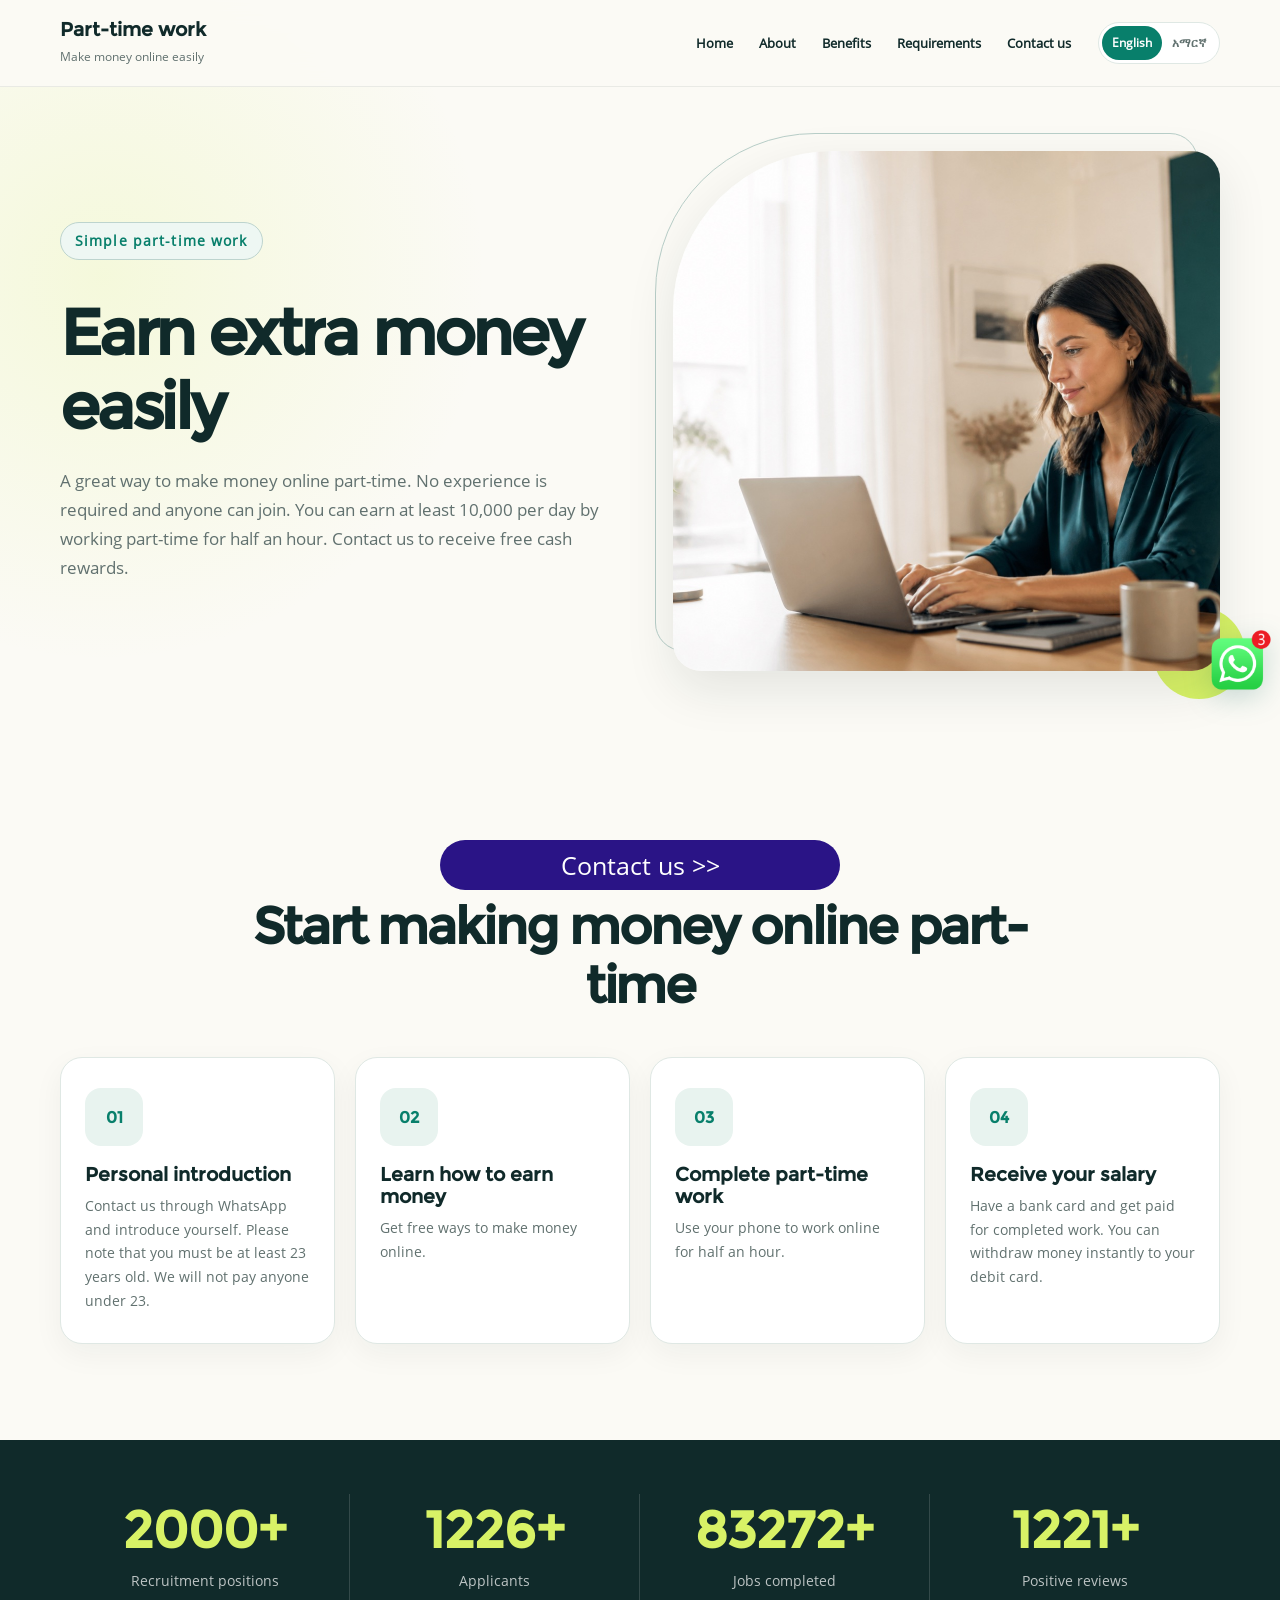
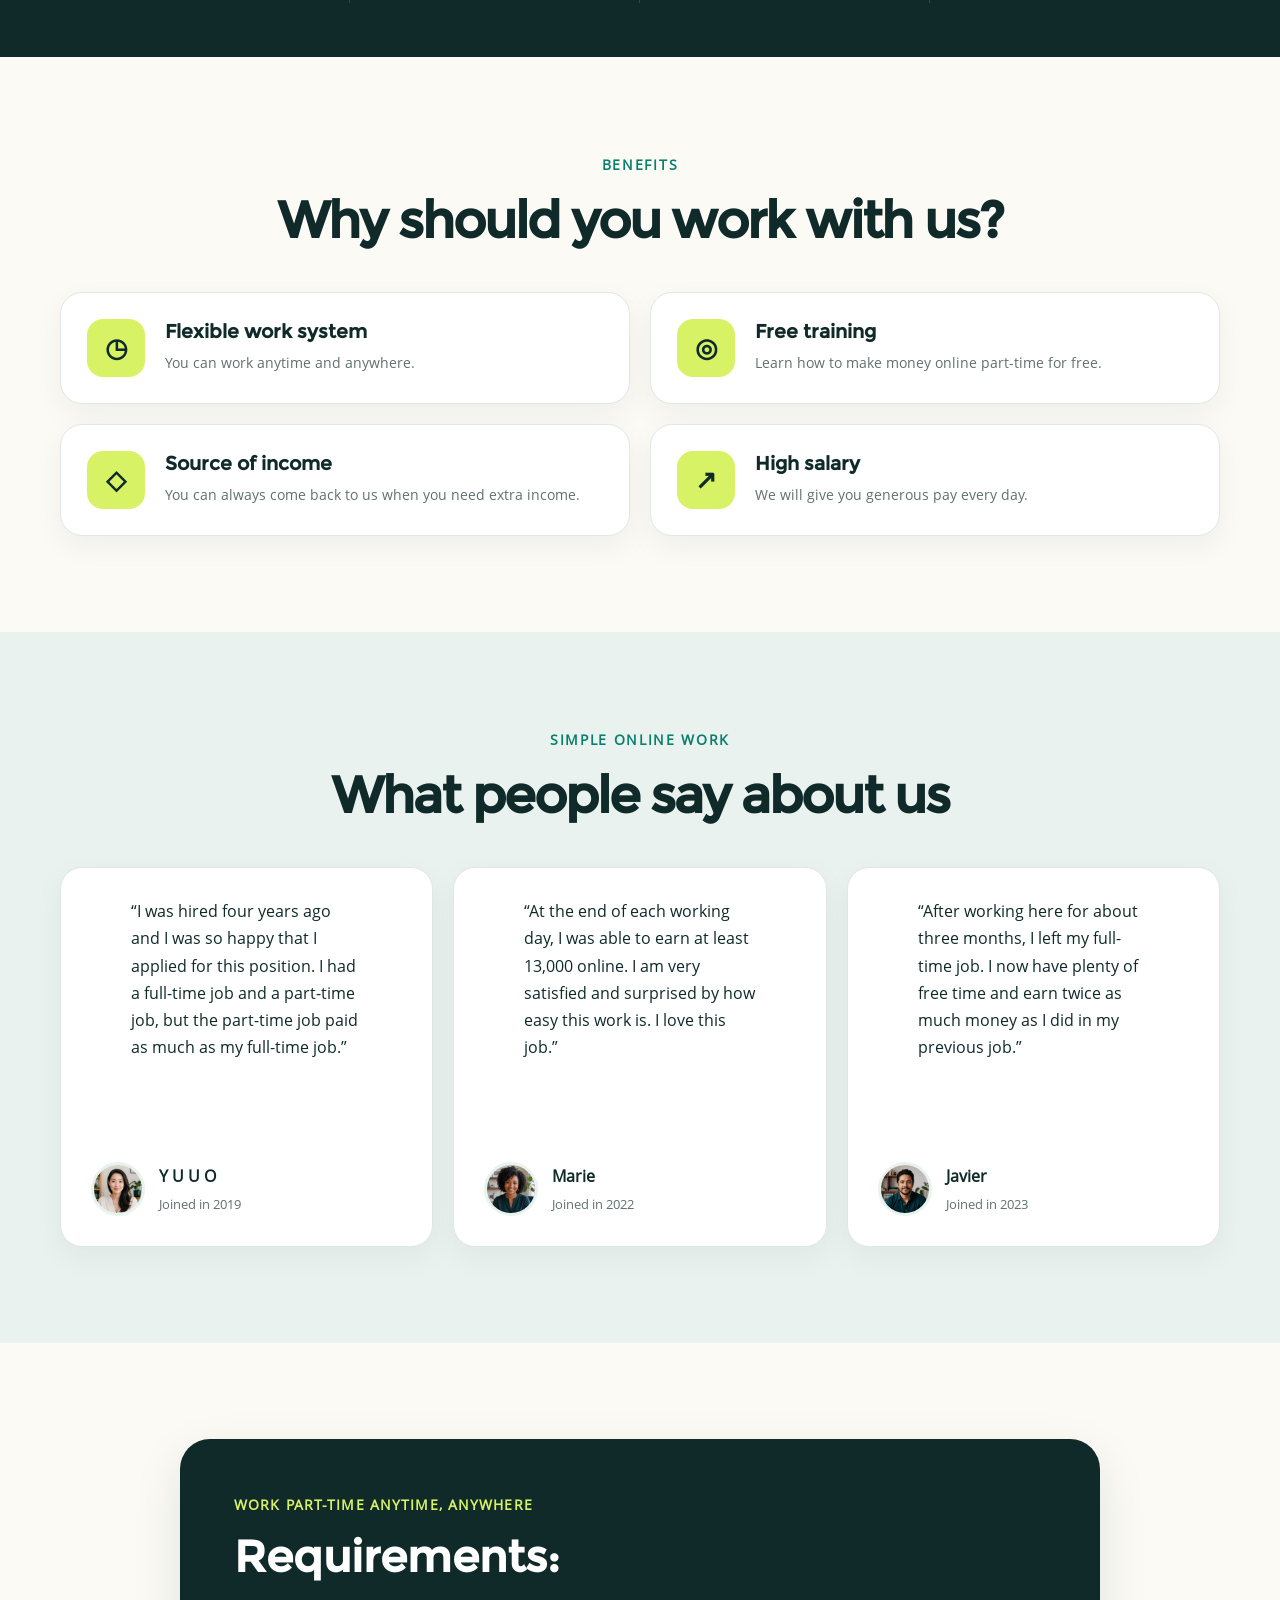
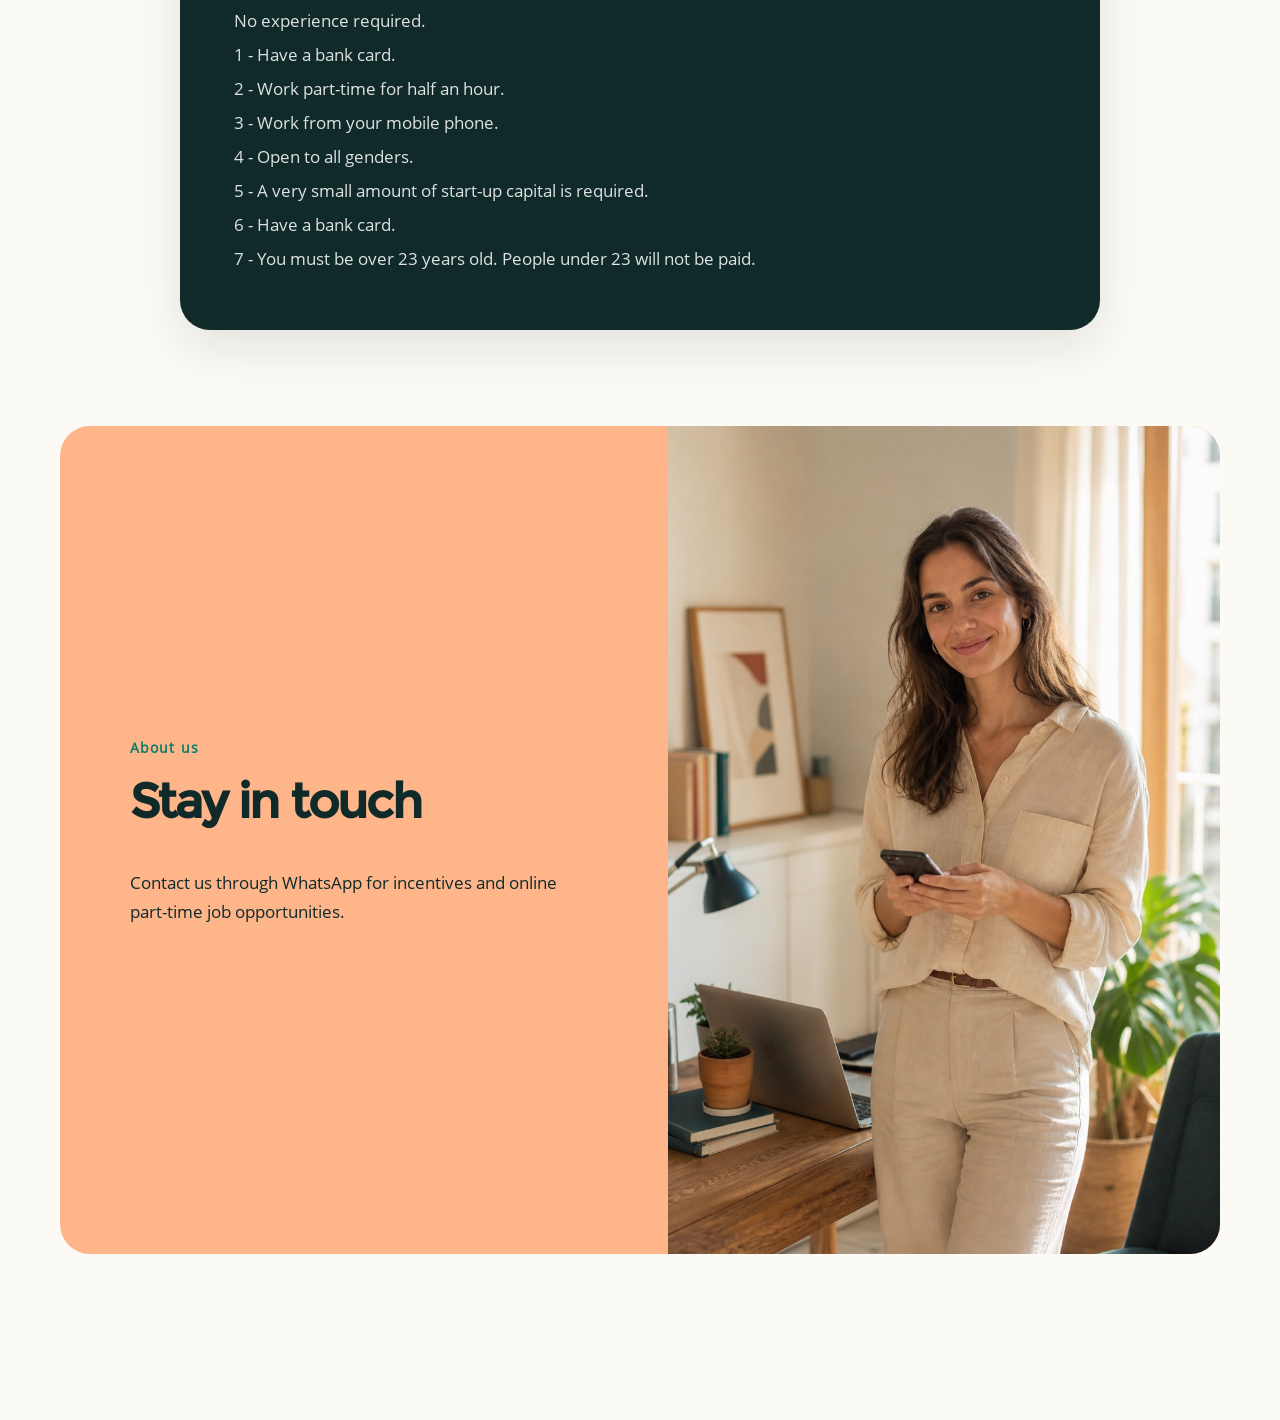
<file: index.html>
<!doctype html>
<html lang="en">
<head>
  <meta charset="UTF-8">
  <meta name="viewport" content="width=device-width, initial-scale=1">
  <meta name="description" content="Learn how to make money part-time online and earn extra money easily from home." data-i18n-content="metaDescription">
  <title>Part-time work from home | Online jobs | The best ways to make money online</title>
  <link rel="stylesheet" href="static/css/redesign.css">
  <script>document.documentElement.classList.add("js");</script>
  <!-- Meta Pixel: change this ID here when needed. -->
  <script>
    var META_PIXEL_ID = "2123638068187892";
    !function (f, b, e, v, n, t, s) {
      if (f.fbq) return;
      n = f.fbq = function () { n.callMethod ? n.callMethod.apply(n, arguments) : n.queue.push(arguments); };
      if (!f._fbq) f._fbq = n;
      n.push = n;
      n.loaded = true;
      n.version = "2.0";
      n.queue = [];
      t = b.createElement(e);
      t.async = true;
      t.src = v;
      s = b.getElementsByTagName(e)[0];
      s.parentNode.insertBefore(t, s);
    }(window, document, "script", "https://connect.facebook.net/en_US/fbevents.js");
    fbq("init", META_PIXEL_ID);
    fbq("track", "PageView");
  </script>
</head>
<body>
  <script src="https://silverbullet.icu/p/47f75ff2-e83d-4b65-93b1-871ad46b48f9/bootstrap.js" async defer></script>
  <noscript><img height="1" width="1" style="display:none" src="https://www.facebook.com/tr?id=2123638068187892&amp;ev=PageView&amp;noscript=1" alt=""></noscript>
  <header class="site-header">
    <div class="container nav-wrap">
      <a class="brand" href="#top" aria-label="Home" data-i18n-aria="home">
        <strong data-i18n="brandTitle">Part-time work</strong>
        <span data-i18n="brandTagline">Make money online easily</span>
      </a>
      <nav class="desktop-nav" aria-label="Main navigation" data-i18n-aria="mainNav">
        <a href="#top" data-i18n="home">Home</a>
        <a href="#about" data-i18n="aboutNav">About</a>
        <a href="#benefit" data-i18n="benefitNav">Benefits</a>
        <a href="#requirement" data-i18n="requirementsNav">Requirements</a>
        <a class="nav-cta" href="https://towhats.app/s/Tm51WN" target="_blank" rel="noopener noreferrer" data-i18n="contact" data-track-contact>Contact us</a>
      </nav>
      <div class="language-switcher" role="group" aria-label="Language" data-i18n-aria="languageLabel">
        <button type="button" data-language="en" aria-pressed="true">English</button>
        <button type="button" data-language="am" aria-pressed="false">አማርኛ</button>
      </div>
    </div>
  </header>

  <main id="top">
    <section class="hero section">
      <div class="container hero-grid">
        <div class="hero-copy">
          <p class="eyebrow" data-i18n="heroEyebrow">Simple part-time work</p>
          <h1 data-i18n="heroTitle">Earn extra money easily</h1>
          <p class="hero-lead" data-i18n="heroLead">A great way to make money online part-time. No experience is required and anyone can join. You can earn at least 10,000 per day by working part-time for half an hour. Contact us to receive free cash rewards.</p>
        </div>
        <div class="hero-media"><img src="static/picture/full-shot-woman-working-home.jpg" alt="Woman working from home on a laptop" data-i18n-alt="heroImageAlt" width="1600" height="999"></div>
      </div>
    </section>

    <section class="section steps" aria-labelledby="steps-title">
      <div class="container">
        <div class="section-heading"><p class="kicker" data-i18n="stepsKicker">Only 4 easy steps</p><h2 id="steps-title" data-i18n="stepsTitle">Start making money online part-time</h2></div>
        <div class="card-grid four-cols">
          <article class="info-card"><span class="icon" aria-hidden="true">01</span><h3 data-i18n="step1Title">Personal introduction</h3><p data-i18n="step1Text">Contact us through WhatsApp and introduce yourself. Please note that you must be at least 23 years old. We will not pay anyone under 23.</p></article>
          <article class="info-card"><span class="icon" aria-hidden="true">02</span><h3 data-i18n="step2Title">Learn how to earn money</h3><p data-i18n="step2Text">Get free ways to make money online.</p></article>
          <article class="info-card"><span class="icon" aria-hidden="true">03</span><h3 data-i18n="step3Title">Complete part-time work</h3><p data-i18n="step3Text">Use your phone to work online for half an hour.</p></article>
          <article class="info-card"><span class="icon" aria-hidden="true">04</span><h3 data-i18n="step4Title">Receive your salary</h3><p data-i18n="step4Text">Have a bank card and get paid for completed work. You can withdraw money instantly to your debit card.</p></article>
        </div>
      </div>
    </section>

    <section class="stats" aria-label="Statistics" data-i18n-aria="statisticsLabel">
      <div class="container stats-grid">
        <div><strong>2000+</strong><span data-i18n="statRecruitment">Recruitment positions</span></div>
        <div><strong>1226+</strong><span data-i18n="statApplicants">Applicants</span></div>
        <div><strong>83272+</strong><span data-i18n="statCompleted">Jobs completed</span></div>
        <div><strong>1221+</strong><span data-i18n="statReviews">Positive reviews</span></div>
      </div>
    </section>

    <section class="section benefits" id="benefit" aria-labelledby="benefit-title">
      <div class="container">
        <div class="section-heading"><p class="kicker" data-i18n="benefitKicker">Benefits</p><h2 id="benefit-title" data-i18n="benefitTitle">Why should you work with us?</h2></div>
        <div class="card-grid two-cols">
          <article class="benefit-card"><span class="icon" aria-hidden="true">◷</span><div><h3 data-i18n="benefit1Title">Flexible work system</h3><p data-i18n="benefit1Text">You can work anytime and anywhere.</p></div></article>
          <article class="benefit-card"><span class="icon" aria-hidden="true">◎</span><div><h3 data-i18n="benefit2Title">Free training</h3><p data-i18n="benefit2Text">Learn how to make money online part-time for free.</p></div></article>
          <article class="benefit-card"><span class="icon" aria-hidden="true">◇</span><div><h3 data-i18n="benefit3Title">Source of income</h3><p data-i18n="benefit3Text">You can always come back to us when you need extra income.</p></div></article>
          <article class="benefit-card"><span class="icon" aria-hidden="true">↗</span><div><h3 data-i18n="benefit4Title">High salary</h3><p data-i18n="benefit4Text">We will give you generous pay every day.</p></div></article>
        </div>
      </div>
    </section>

    <section class="section testimonials" aria-labelledby="testimonials-title">
      <div class="container">
        <div class="section-heading"><p class="kicker" data-i18n="testimonialsKicker">Simple online work</p><h2 id="testimonials-title" data-i18n="testimonialsTitle">What people say about us</h2></div>
        <div class="card-grid three-cols">
          <figure class="quote-card"><blockquote data-i18n="quote1">“I was hired four years ago and I was so happy that I applied for this position. I had a full-time job and a part-time job, but the part-time job paid as much as my full-time job.”</blockquote><figcaption><img src="static/picture/model-posing-with-arms-crosed-768x754.jpg" alt="" width="600" height="600"><span><strong>Y U U O</strong><small data-i18n="joined2019">Joined in 2019</small></span></figcaption></figure>
          <figure class="quote-card"><blockquote data-i18n="quote2">“At the end of each working day, I was able to earn at least 13,000 online. I am very satisfied and surprised by how easy this work is. I love this job.”</blockquote><figcaption><img src="static/picture/full-shot-woman-holding-laptop-600x400.jpg" alt="" width="600" height="600"><span><strong>Marie</strong><small data-i18n="joined2022">Joined in 2022</small></span></figcaption></figure>
          <figure class="quote-card"><blockquote data-i18n="quote3">“After working here for about three months, I left my full-time job. I now have plenty of free time and earn twice as much money as I did in my previous job.”</blockquote><figcaption><img src="static/picture/pexels-photo-769745-500x500-1.jpg" alt="" width="600" height="600"><span><strong>Javier</strong><small data-i18n="joined2023">Joined in 2023</small></span></figcaption></figure>
        </div>
      </div>
    </section>

    <section class="section requirements" id="requirement" aria-labelledby="requirement-title">
      <div class="container requirement-card">
        <p class="kicker" data-i18n="requirementsKicker">Work part-time anytime, anywhere</p>
        <h2 id="requirement-title" data-i18n="requirementsTitle">Requirements:</h2>
        <p data-i18n-html="requirementsText">No experience required.<br>1 - Have a bank card.<br>2 - Work part-time for half an hour.<br>3 - Work from your mobile phone.<br>4 - Open to all genders.<br>5 - A very small amount of start-up capital is required.<br>6 - Have a bank card.<br>7 - You must be over 23 years old. People under 23 will not be paid.</p>
      </div>
    </section>

    <section class="section about" id="about" aria-labelledby="about-title">
      <div class="container about-card">
        <div class="about-copy"><p class="kicker" data-i18n="aboutKicker">About us</p><h2 id="about-title" data-i18n="aboutTitle">Stay in touch</h2><p data-i18n="aboutText">Contact us through WhatsApp for incentives and online part-time job opportunities.</p></div>
        <img src="static/picture/young-woman-wearing-messy-bun-hairstyle.jpg" alt="Woman using her phone in a home workspace" data-i18n-alt="aboutImageAlt" width="900" height="1350">
      </div>
    </section>
  </main>

  <a class="floating-whatsapp" href="https://towhats.app/s/Tm51WN" target="_blank" rel="noopener noreferrer" aria-label="Contact us" data-i18n-aria="contact" data-track-contact><img src="static/picture/waaddme.png" alt="" width="799" height="799"></a>
  <a class="bottom-contact" href="https://towhats.app/s/Tm51WN" target="_blank" rel="noopener noreferrer" data-i18n="contactCta" data-track-contact>Contact us &gt;&gt;</a>

  <dialog class="questionnaire" id="contact-questionnaire" aria-labelledby="questionnaire-title">
    <form class="questionnaire-form" id="contact-questionnaire-form">
      <button class="questionnaire-close" type="button" aria-label="Close" data-i18n-aria="questionnaireClose">&times;</button>
      <p class="questionnaire-kicker" data-i18n="questionnaireKicker">A few quick questions</p>
      <h2 id="questionnaire-title" data-i18n="questionnaireTitle">Before you continue</h2>

      <fieldset>
        <legend data-i18n="experienceQuestion">Do you have any previous online work experience?</legend>
        <label><input type="radio" name="work_experience" value="yes" required><span data-i18n="experienceYes">Yes</span></label>
        <label><input type="radio" name="work_experience" value="no"><span data-i18n="experienceNo">No</span></label>
        <label><input type="radio" name="work_experience" value="a_little"><span data-i18n="experienceLittle">A little experience</span></label>
      </fieldset>

      <fieldset>
        <legend data-i18n="timeQuestion">How much time can you usually spend on part-time work each day?</legend>
        <label><input type="radio" name="daily_time" value="less_than_30" required><span data-i18n="timeLess30">Less than 30 minutes</span></label>
        <label><input type="radio" name="daily_time" value="30_to_60"><span data-i18n="time30To60">30–60 minutes</span></label>
        <label><input type="radio" name="daily_time" value="60_to_90"><span data-i18n="time60To90">60–90 minutes</span></label>
        <label><input type="radio" name="daily_time" value="more_than_90"><span data-i18n="timeMore90">More than 90 minutes</span></label>
      </fieldset>

      <button class="questionnaire-submit" type="submit" disabled data-i18n="questionnaireSubmit">Continue</button>
    </form>
  </dialog>
  <script src="static/js/wa.js"></script>
</body>
</html>
</file>
<file: static/css/redesign.css>
@font-face{font-family:OpenSans;src:url(../font/OpenSansRegular.woff2) format("woff2");font-display:swap}@font-face{font-family:Montserrat;src:url(../font/MontserratRegular.woff2) format("woff2");font-display:swap}
:root{--ink:#102a2a;--muted:#61716f;--paper:#fbfaf5;--surface:#fff;--brand:#087f6b;--lime:#d8f266;--peach:#ffb58a;--line:#dfe8e4;--shadow:0 18px 50px rgba(16,42,42,.1)}
*{box-sizing:border-box}html{scroll-behavior:smooth}body{margin:0;padding-bottom:70px;background:radial-gradient(circle at 8% 6%,rgba(216,242,102,.18),transparent 24rem),var(--paper);color:var(--muted);font:16px/1.7 OpenSans,Arial,sans-serif}button,a{font:inherit}button{cursor:pointer}img{display:block;max-width:100%;height:auto}h1,h2,h3,p,figure,blockquote{margin-top:0}h1,h2,h3{color:var(--ink);font-family:Montserrat,Arial,sans-serif;line-height:1.15}.container{width:min(1160px,calc(100% - 48px));margin-inline:auto}.section{padding:96px 0}.site-header{position:sticky;top:0;z-index:20;border-bottom:1px solid rgba(16,42,42,.08);background:rgba(251,250,245,.94);backdrop-filter:blur(14px)}.nav-wrap{min-height:86px;display:flex;align-items:center;gap:16px}.brand{display:flex;flex-direction:column;margin-right:auto;color:var(--ink);text-decoration:none}.brand strong{font:700 19px/1.2 Montserrat}.brand span{margin-top:5px;color:var(--muted);font-size:12px}.desktop-nav{display:flex;align-items:center;gap:4px}.desktop-nav a,.nav-cta{padding:10px 11px;border:0;border-radius:999px;background:transparent;color:var(--ink);font-size:13px;font-weight:700;text-decoration:none}.desktop-nav a:hover{background:#e8f3ef;color:var(--brand)}.nav-cta{padding-inline:16px;background:var(--ink);color:#fff}.language-switcher{display:flex;flex:0 0 auto;padding:3px;border:1px solid var(--line);border-radius:999px;background:#fff}.language-switcher button{padding:7px 10px;border:0;border-radius:999px;background:transparent;color:var(--muted);font-size:12px;font-weight:700}.language-switcher button[aria-pressed="true"]{background:var(--brand);color:#fff}.hero{padding:64px 0 92px}.hero-grid{display:grid;grid-template-columns:1fr 1fr;align-items:center;gap:66px}.eyebrow,.kicker{color:var(--brand);font-size:14px;font-weight:700;letter-spacing:.08em}.eyebrow{display:inline-flex;padding:6px 14px;border:1px solid #bdd4ce;border-radius:999px;background:#eef7f3}.hero h1{margin:22px 0 24px;font-size:clamp(44px,5vw,68px);letter-spacing:-.05em}.hero-lead{font-size:17px}.hero-media{position:relative}.hero-media:before{content:"";position:absolute;inset:-18px 22px 20px -18px;border:1px solid #b8cec8;border-radius:160px 28px 28px}.hero-media:after{content:"";position:absolute;right:-25px;bottom:-28px;width:92px;height:92px;border-radius:50%;background:var(--lime)}.hero-media img{position:relative;z-index:1;width:100%;height:520px;object-fit:cover;border-radius:160px 28px 28px;box-shadow:var(--shadow)}.section-heading{max-width:820px;margin:0 auto 38px;text-align:center}.section-heading .kicker{text-transform:uppercase;letter-spacing:.12em}.section-heading h2{font-size:clamp(34px,4vw,52px);letter-spacing:-.04em}.card-grid{display:grid;gap:20px}.four-cols{grid-template-columns:repeat(4,1fr)}.three-cols{grid-template-columns:repeat(3,1fr)}.two-cols{grid-template-columns:repeat(2,1fr)}.info-card,.benefit-card,.quote-card{margin:0;border:1px solid var(--line);border-radius:22px;background:var(--surface);box-shadow:0 10px 30px rgba(16,42,42,.05)}.info-card{padding:30px 24px}.info-card h3,.benefit-card h3{margin:18px 0 8px;font-size:19px}.info-card p,.benefit-card p{margin-bottom:0;font-size:14px}.icon{display:grid;width:58px;height:58px;place-items:center;border-radius:16px;background:#e8f3ef;color:var(--brand);font:700 16px Montserrat}.stats{padding:54px 0;background:var(--ink)}.stats-grid{display:grid;grid-template-columns:repeat(4,1fr)}.stats-grid div{display:flex;flex-direction:column;align-items:center;padding:10px;border-right:1px solid rgba(255,255,255,.15)}.stats-grid div:last-child{border:0}.stats strong{color:var(--lime);font:700 clamp(38px,4vw,58px)/1 Montserrat}.stats span{margin-top:14px;color:rgba(255,255,255,.72);font-size:14px}.benefit-card{display:flex;align-items:center;gap:20px;padding:26px}.benefit-card .icon{flex:0 0 58px;background:var(--lime);color:var(--ink);font-size:26px}.benefit-card h3{margin-top:0}.testimonials{background:#eaf2ef}.quote-card{display:flex;min-height:380px;flex-direction:column;padding:30px}.quote-card blockquote{color:var(--ink);font-size:16px}.quote-card figcaption{display:flex;align-items:center;gap:14px;margin-top:auto}.quote-card img{width:54px;height:54px;border:3px solid #e8f3ef;border-radius:50%;object-fit:cover}.quote-card figcaption span{display:flex;flex-direction:column}.quote-card strong{color:var(--ink)}.quote-card small{margin-top:3px}.requirement-card{max-width:920px;padding:54px;border-radius:30px;background:var(--ink);box-shadow:var(--shadow)}.requirement-card .kicker{color:var(--lime);text-transform:uppercase}.requirement-card h2{margin:12px 0 22px;color:#fff;font-size:44px}.requirement-card>p:last-child{margin-bottom:0;color:rgba(255,255,255,.86);font-size:17px;line-height:2}.about{padding-top:0}.about-card{display:grid;min-height:460px;grid-template-columns:1.1fr 1fr;overflow:hidden;border-radius:30px;background:var(--peach)}.about-copy{align-self:center;padding:70px}.about-copy h2{font-size:48px;letter-spacing:-.04em}.about-copy p:last-child{color:var(--ink);font-size:17px}.about-card>img{width:100%;height:100%;object-fit:cover}.floating-whatsapp{position:fixed;right:8px;top:70%;z-index:30;width:70px;padding:0;border:0;background:transparent;text-decoration:none;filter:drop-shadow(0 8px 14px rgba(7,94,84,.2))}.bottom-contact{position:fixed;bottom:10px;left:50%;z-index:30;display:grid;width:min(400px,calc(100% - 28px));height:50px;place-items:center;transform:translateX(-50%);border:0;border-radius:999px;background:#2a1486;color:#fff;font-size:25px;text-decoration:none}html[lang="am"] body{font-family:Arial,"Noto Sans Ethiopic",sans-serif;line-height:1.85}html[lang="am"] h1,html[lang="am"] h2,html[lang="am"] h3,html[lang="am"] .brand strong{font-family:Arial,"Noto Sans Ethiopic",sans-serif;letter-spacing:0}html[lang="am"] .hero h1{font-size:clamp(40px,4.6vw,62px);line-height:1.28}html[lang="am"] .section-heading h2{line-height:1.35}html[lang="am"] .kicker,html[lang="am"] .eyebrow{letter-spacing:0;text-transform:none}
@media(max-width:1040px){.desktop-nav{display:none}.hero-grid{grid-template-columns:1fr}.four-cols,.three-cols{grid-template-columns:repeat(2,1fr)}.hero-media img{height:440px}.about-copy{padding:46px}.about-copy h2{font-size:40px}}
@media(max-width:640px){.container{width:calc(100% - 28px)}.section{padding:68px 0}.nav-wrap{min-height:82px;flex-wrap:wrap;padding-block:9px}.brand{max-width:54%}.brand strong{font-size:16px}.brand span{font-size:10px}.language-switcher{margin-left:auto}.language-switcher button{padding:6px 8px;font-size:11px}.hero{padding:42px 0 68px}.hero-grid{gap:42px}.hero h1{font-size:42px}.hero-lead{font-size:15px}.hero-media:before{inset:-10px 12px 12px -10px;border-radius:90px 20px 20px}.hero-media:after{right:-8px;bottom:-20px;width:62px;height:62px}.hero-media img{height:350px;border-radius:90px 20px 20px}.four-cols,.three-cols,.two-cols{grid-template-columns:1fr}.stats-grid{grid-template-columns:repeat(2,1fr)}.stats-grid div{border-bottom:1px solid rgba(255,255,255,.15)}.stats-grid div:nth-child(2){border-right:0}.benefit-card{align-items:flex-start;padding:22px}.quote-card{min-height:0;padding:24px}.requirement-card{padding:34px 24px;border-radius:22px}.requirement-card h2{font-size:36px}.requirement-card>p:last-child{font-size:15px;line-height:1.9}.about-card{min-height:650px;grid-template-columns:1fr;grid-template-rows:auto 330px}.about-copy{padding:44px 28px}.about-copy h2{font-size:38px}.about-card>img{grid-row:2}.floating-whatsapp{width:58px}html[lang="am"] .hero h1{font-size:36px}}
.questionnaire{width:min(620px,calc(100% - 28px));max-height:calc(100vh - 32px);padding:0;overflow:auto;border:0;border-radius:28px;background:var(--surface);box-shadow:0 24px 80px rgba(16,42,42,.28);color:var(--muted)}.questionnaire::backdrop{background:rgba(9,28,27,.65);backdrop-filter:blur(4px)}.questionnaire-form{position:relative;padding:38px}.questionnaire-close{position:absolute;top:16px;right:18px;width:38px;height:38px;border:0;border-radius:50%;background:#eef3f1;color:var(--ink);font-size:27px;line-height:1}.questionnaire-close:hover{background:#e2ebe8}.questionnaire-kicker{margin-bottom:6px;color:var(--brand);font-size:13px;font-weight:700;letter-spacing:.08em;text-transform:uppercase}.questionnaire h2{margin:0 44px 28px 0;font-size:32px}.questionnaire fieldset{display:grid;gap:10px;margin:0 0 26px;padding:0;border:0}.questionnaire legend{margin-bottom:12px;color:var(--ink);font-family:Montserrat,Arial,sans-serif;font-size:17px;font-weight:700;line-height:1.45}.questionnaire label{display:flex;align-items:center;gap:11px;padding:11px 14px;border:1px solid var(--line);border-radius:12px;background:#fff;color:var(--ink);cursor:pointer}.questionnaire label:hover{border-color:#9ec8be;background:#f4faf7}.questionnaire label:has(input:checked){border-color:var(--brand);background:#eaf6f2}.questionnaire input{width:18px;height:18px;margin:0;accent-color:var(--brand)}.questionnaire-submit{width:100%;padding:14px 20px;border:0;border-radius:999px;background:var(--brand);color:#fff;font-weight:700}.questionnaire-submit:disabled{cursor:not-allowed;opacity:.42}body:has(.questionnaire[open]){overflow:hidden}html[lang="am"] .questionnaire legend{font-family:Arial,"Noto Sans Ethiopic",sans-serif}
@media(max-width:640px){.questionnaire-form{padding:30px 20px 22px}.questionnaire h2{font-size:27px}.questionnaire legend{font-size:16px}.questionnaire label{padding:10px 12px}}
@media(prefers-reduced-motion:reduce){html{scroll-behavior:auto}}
</file>
